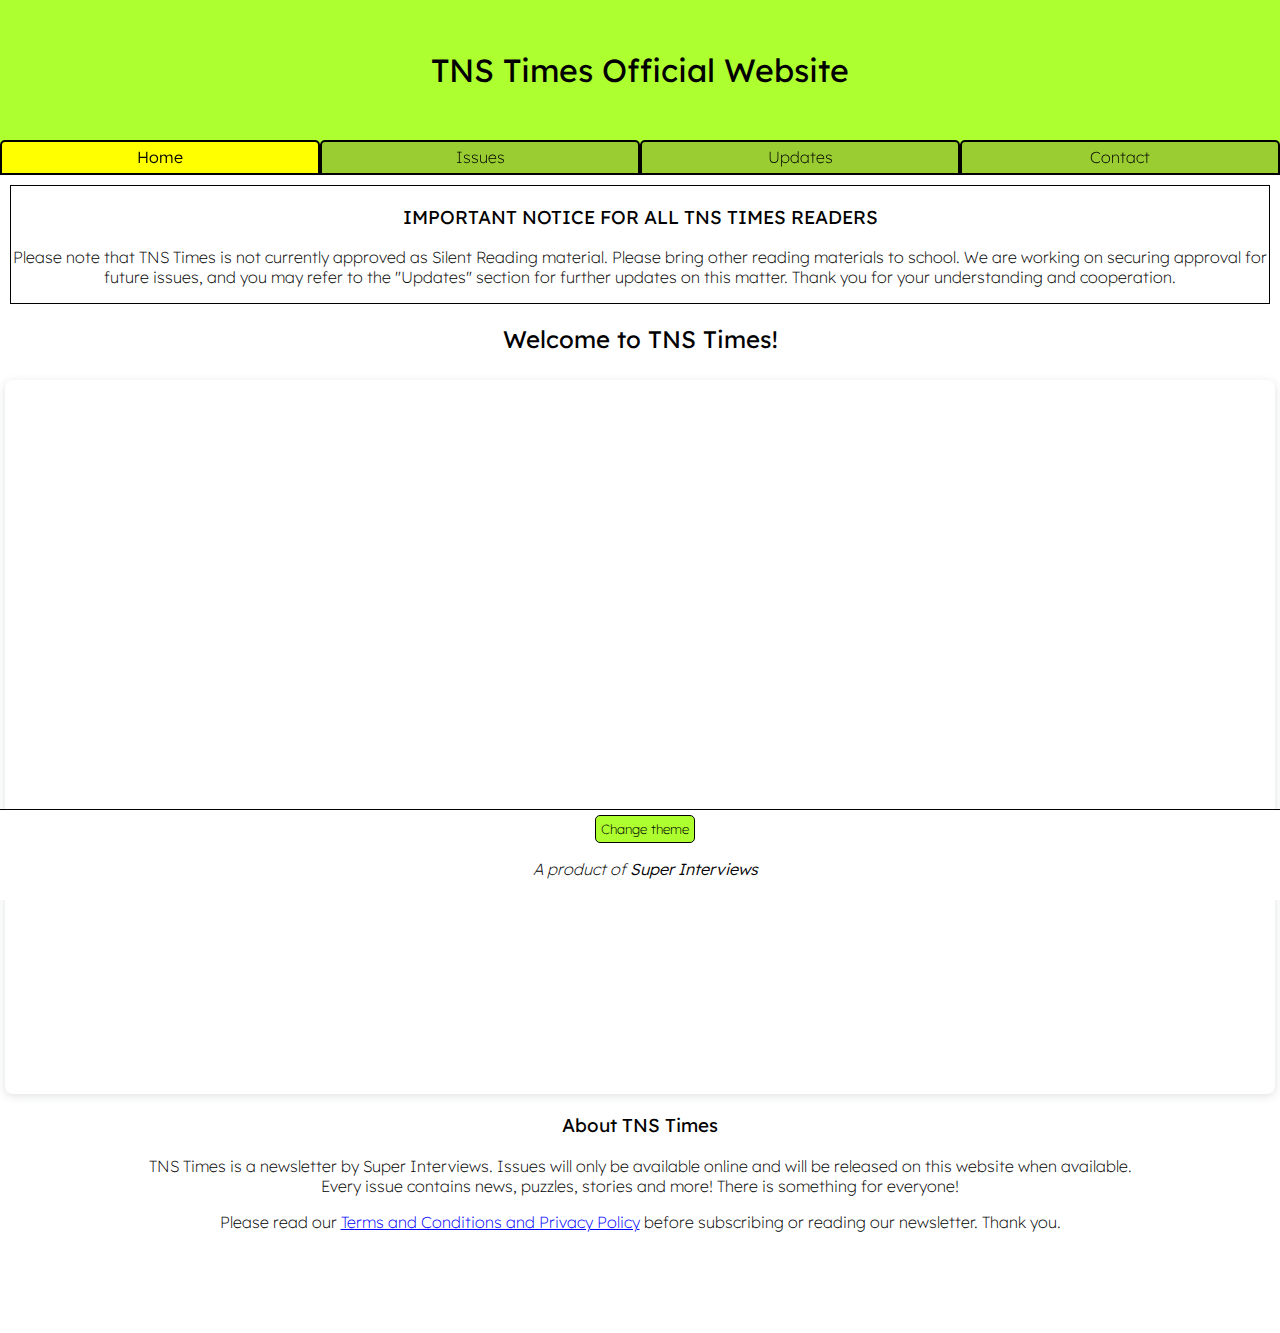
<file: index.html>
<!DOCTYPE html>
<html>
<!--This code was derived from the Super Interviews Website, which is why many classes and id names have "si" included.-->
<head>
	<meta charset="utf-8">
	<meta name="viewport" content="width=device-width">
	<title>TNS Times Official Website</title>
	<link href="style.css" rel="stylesheet" type="text/css" />
	<link rel="icon" type="image/x-icon" href="logo-new.png">
</head>

<body>
	<header id="main-si-header">
		<h1>
			TNS Times Official Website
		</h1>
		<div id="si-tab-holder">
			<si-tab class="active" data-activates="tnst">
				Home
			</si-tab>
			<si-tab data-activates="issues">
				Issues
			</si-tab>
			<si-tab data-activates="updates">
				Updates
			</si-tab>
			<si-tab data-activates="contact">
				Contact
			</si-tab>
		</div>
	</header>
	<section id="main-si-content-section">
		<div class="announcement-top">
			<h3 class="subtitle">IMPORTANT NOTICE FOR ALL TNS TIMES READERS</h3>
			<p>Please note that TNS Times is not currently approved as Silent Reading material. Please bring other reading materials to school. We are working on securing approval for future issues, and you may refer to the "Updates" section for further updates on this matter. Thank you for your understanding and cooperation.</p>
		</div>
		<section id="updates">
			<h2>TNS Times Updates</h2>
			<p>TNS Times Issue 9 is available under the Issues tab from 14 Oct 2024 onwards!</p>
		</section>
		<section id="issues">
			<h2>TNS Times Issues</h2>
			<h3 class="subtitle">IMPORTANT: Issues 1-9 are not approved as Silent Reading material.</h3>
			<h3>2024 Issues</h3>
			<p><a href="/issue/9">Issue 9 (TNS Times eIssue)</a></p>
			<h3>2023 Issues</h3>
			<p><a href="https://drive.google.com/file/d/1ePDz4IKIpyCjQNwrksJ8ycx__i-ChnAq/view?usp=drivesdk">Issue 8</a></p>
			<p><a href="https://drive.google.com/file/u/0/d/1JNHtf5887DCRCAFssjqbTvPOkC53CmAX/view?usp=sharing&pli=1">Issue 7</a></p>
			<p>Issue 6 - cancelled</p>
			<p><a href="https://drive.google.com/file/u/0/d/1teFaEd50YI9hPaZ_8h6WvA3NyM_uOD5h/view?usp=drivesdk&pli=1">Issue 5</a></p>
			<p><a href="https://docs.google.com/document/d/1Dgjdi7jlsk4J0W4SXfY-Pl9qF2l-kCJQVKEAey1fi50/edit">Issue 4</a></p>
			<p><a href="https://docs.google.com/document/d/15gJtOU_KvCVD_JpxVuhmiMxMldhFdV0_uD4n_mCCEHU/edit">Issue 3</a></p>
			<p>Issue 2 - not released</p>
			<p>Issue 1 - e-copy not availible</p>
		</section>
		<section id="tnst">
			<h2>Welcome to TNS Times!</h2>
			<div style="position: relative; width: 100%; height: 0; padding-top: 56.2500%; padding-bottom: 0; box-shadow: 0 2px 8px 0 rgba(63,69,81,0.16); margin-top: 1.6em; margin-bottom: 0.9em; overflow: hidden; border-radius: 8px; will-change: transform;">
				<iframe loading="lazy" style="position: absolute; width: 100%; height: 100%; top: 0; left: 0; border: none; padding: 0;margin: 0;" src="https://www.canva.com/design/DAFz9Wvsgsg/XOtjpdncyMN5bFFYy-8hiw/watch?embed" allowfullscreen="allowfullscreen" allow="fullscreen">
  				</iframe>
			</div>
			<h3>About TNS Times</h3>
			<p>
				TNS Times is a newsletter by Super Interviews. Issues will only be available online and will be released on this website when available.
				<br/>
				Every issue contains news, puzzles, stories and more! There is something for everyone!
			</p>
			<p>
				Please read our <a href="terms.html">Terms and Conditions and Privacy Policy</a> before subscribing or reading our newsletter. Thank you.
			</p>
		</section>
		<section id="contact">
			<h2>Contact TNS Times</h2>
			<p>
				Email: <strong>tnstimes@gmail.com</strong> <em>(please note it might take us up to 3 days to reply)</em>
				<br/>
				If you are unable to reach us by email, you can also approach Xinyuan or Jun Ying in person.
			</p>
		</section>
	</section>
	<footer id="main-footer">
		<p>
			<em>A product of <strong>Super Interviews</strong></em>
		</p>
	</footer>
	
	<script src="script.js"></script>
	
</body>
</html>
</file>
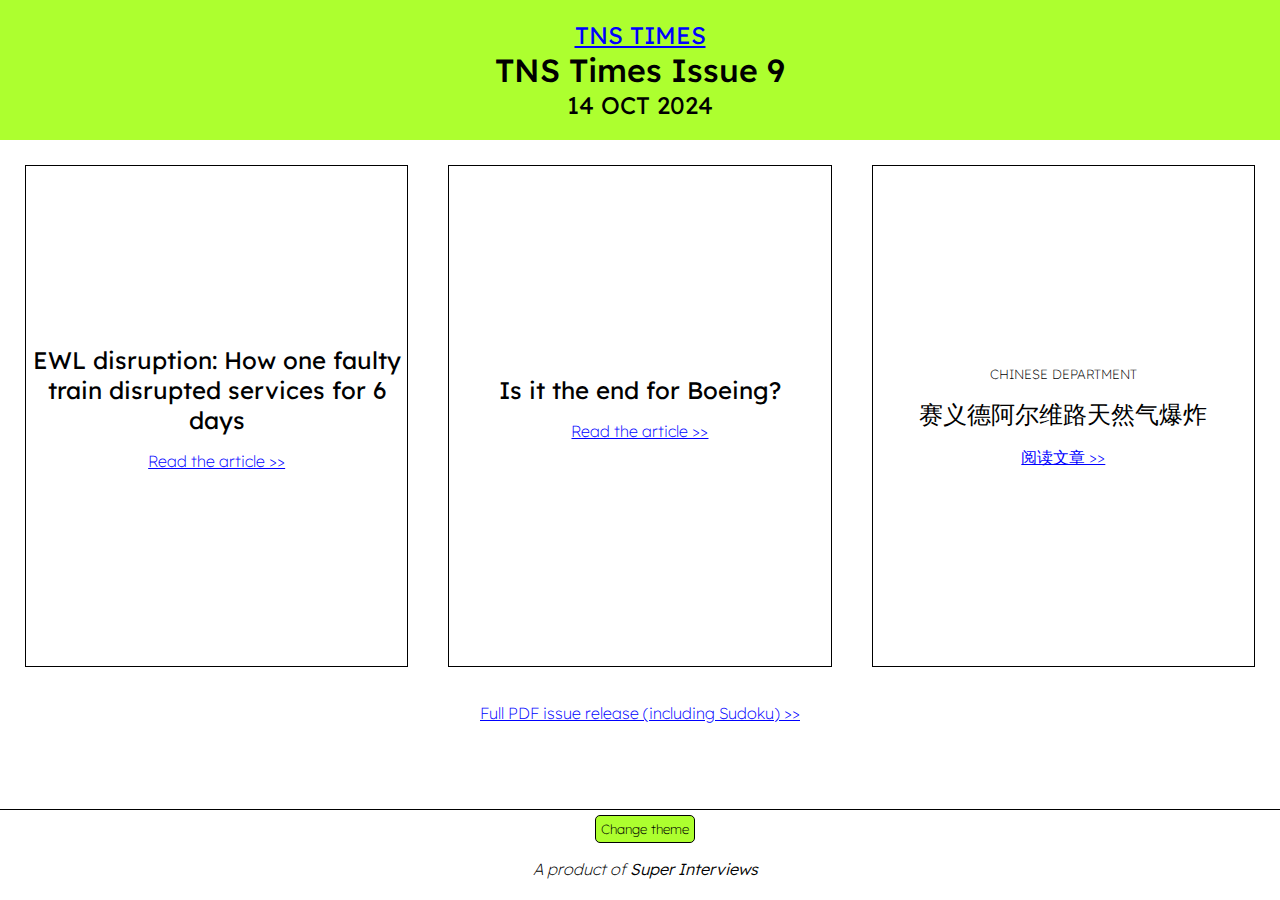
<file: issue/9/index.html>
<!DOCTYPE html>
<html>
<head>
	<meta charset="utf-8">
	<meta name="viewport" content="width=device-width">
	<title>TNS Times Issue 9</title>
	<link href="/style.css" rel="stylesheet" type="text/css" />
	<link rel="icon" type="image/x-icon" href="/logo-new.png">
</head>

<body class="article">
	<header id="main-si-header">
		<h2><a href="/">TNS Times</a></h2>
		<h1 class="title">TNS Times Issue 9</h1>
    <h2 class="subtitle date-label">14 Oct 2024</h2>
	</header>
	<section id="main-si-content-section">
    <div class="issue-container">
      <div>
        <h2>EWL disruption: How one faulty train disrupted services for 6 days</h2>
        <p><a href="/articles/2024/10/ewl-disruption">Read the article &gt;&gt;</a></p>
      </div>
      <div>
        <h2>Is it the end for Boeing?</h2>
        <p><a href="/articles/2024/10/boeing">Read the article &gt;&gt;</a></p>
      </div>
	    <div>
		    <p><small>CHINESE DEPARTMENT</small></p>
		    <h2>赛义德阿尔维路天然气爆炸</h2>
		    <p><a href="/articles/2024/10/chinesedept/explosion-bca">阅读文章 &gt;&gt;</a></p>
	    </div>
    </div>
		<p><a href="/go/iss/9">Full PDF issue release (including Sudoku) &gt;&gt;</a></p>
	</section>
	<footer id="main-footer">
		<p>
			<em>A product of <strong>Super Interviews</strong></em>
		</p>
	</footer>
	
	<script src="/script.js"></script>
	
</body>
</html>
</file>
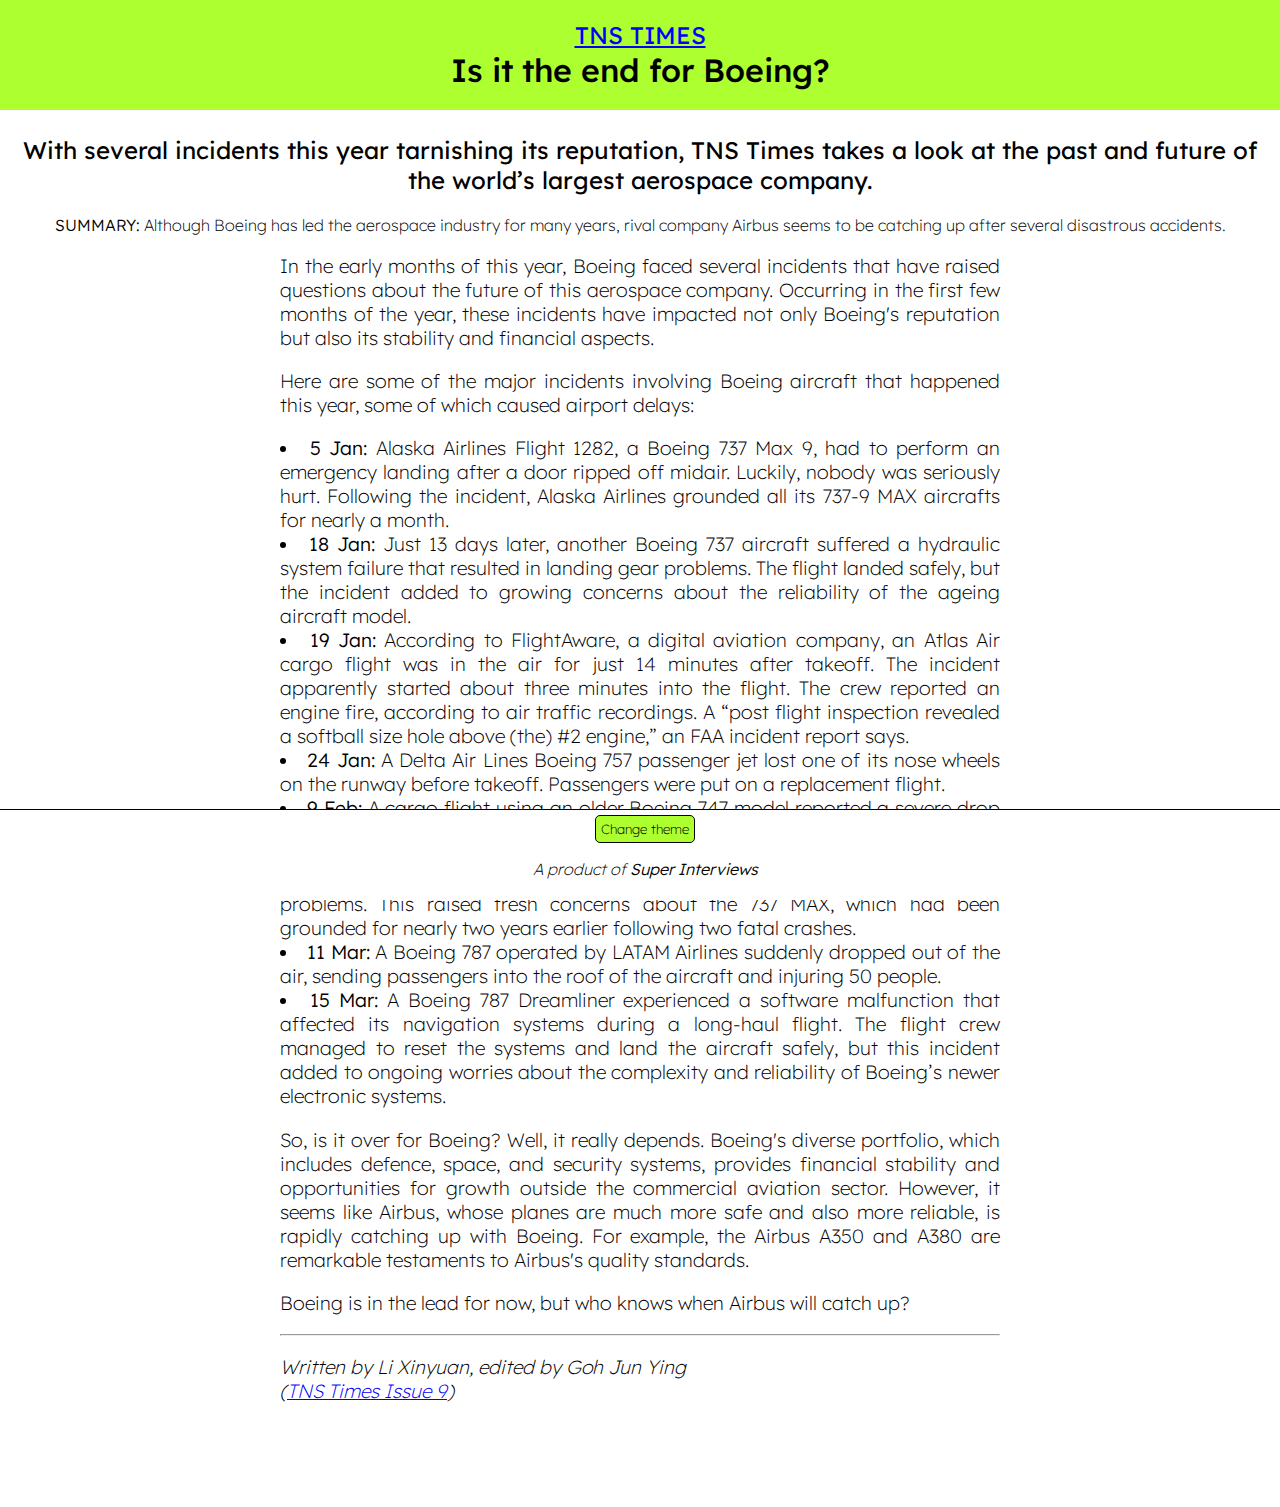
<file: articles/2024/10/boeing/index.html>
<!DOCTYPE html>
<html>
<head>
	<meta charset="utf-8">
	<meta name="viewport" content="width=device-width">
	<title>Is it the end for Boeing? | TNS Times</title>
	<link href="/style.css" rel="stylesheet" type="text/css" />
	<link rel="icon" type="image/x-icon" href="/logo-new.png">
</head>

<body class="article">
	<header id="main-si-header">
		<h2><a href="/">TNS Times</a></h2>
		<h1 class="title">Is it the end for Boeing?</h1>
	</header>
	<section id="main-si-content-section">
		<h2 class="subtitle">With several incidents this year tarnishing its reputation, TNS Times takes a look at the past and future of the world’s largest aerospace company.</h2>
		<p><b>SUMMARY:</b> Although Boeing has led the aerospace industry for many years, rival company Airbus seems to be catching up after several disastrous accidents. </p>
		<div id="article-section">
			<p>
				In the early months of this year, Boeing faced several incidents that have raised questions about the future of this aerospace company. Occurring in the first few months of the year, these incidents have impacted not only Boeing's reputation but also its stability and financial aspects.
      </p>
			<p>
        Here are some of the major incidents involving Boeing aircraft that happened this year, some of which caused airport delays:
      </p>
      <p>
        <ul>
          <li><b>5 Jan:</b> Alaska Airlines Flight 1282, a Boeing 737 Max 9, had to perform an emergency landing after a door ripped off midair. Luckily, nobody was seriously hurt. Following the incident, Alaska Airlines grounded all its 737-9 MAX aircrafts for nearly a month.</li>
          <li><b>18 Jan:</b> Just 13 days later, another Boeing 737 aircraft suffered a hydraulic system failure that resulted in landing gear problems. The flight landed safely, but the incident added to growing concerns about the reliability of the ageing aircraft model.</li>
          <li><b>19 Jan:</b> According to FlightAware, a digital aviation company, an Atlas Air cargo flight was in the air for just 14 minutes after takeoff. The incident apparently started about three minutes into the flight. The crew reported an engine fire, according to air traffic recordings. A “post flight inspection revealed a softball size hole above (the) #2 engine,” an FAA incident report says.</li>
          <li><b>24 Jan:</b> A Delta Air Lines Boeing 757 passenger jet lost one of its nose wheels on the runway before takeoff. Passengers were put on a replacement flight.</li>
          <li><b>9 Feb:</b> A cargo flight using an older Boeing 747 model reported a severe drop in cabin pressure, forcing the aircraft to  descend rapidly before stabilising.</li>
          <li><b>7 Mar:</b> A Boeing 737 MAX, part of a fleet that had recently returned to service after a global grounding, had to make an unscheduled landing due to electrical problems. This raised fresh concerns about the 737 MAX, which had been grounded for nearly two years earlier following two fatal crashes.</li>
          <li><b>11 Mar:</b> A Boeing 787 operated by LATAM Airlines suddenly dropped out of the air, sending passengers into the roof of the aircraft and injuring 50 people.</li>
          <li><b>15 Mar:</b> A Boeing 787 Dreamliner experienced a software malfunction that affected its navigation systems during a long-haul flight. The flight crew managed to reset the systems and land the aircraft safely, but this incident added to ongoing worries about the complexity and reliability of Boeing’s newer electronic systems.</li>
        </ul>
      </p>
      <p>
        So, is it over for Boeing? Well, it really depends. Boeing's diverse portfolio, which includes defence, space, and security systems, provides financial stability and opportunities for growth outside the commercial aviation sector. However, it seems like Airbus, whose planes are much more safe and also more reliable, is rapidly catching up with Boeing. For example, the Airbus A350 and A380 are remarkable testaments to Airbus's quality standards.
      </p>
      <p>
        Boeing is in the lead for now, but who knows when Airbus will catch up?
      </p>
      
			<hr/>

      <p>
        <em>Written by Li Xinyuan, edited by Goh Jun Ying</em>
        <br/>
        <em>(<a href="/issue/9">TNS Times Issue 9</a>)</em>
      </p>
		</div>
	</section>
	<footer id="main-footer">
		<p>
			<em>A product of <strong>Super Interviews</strong></em>
		</p>
	</footer>
	
	<script src="/script.js"></script>
	
</body>
</html>
</file>
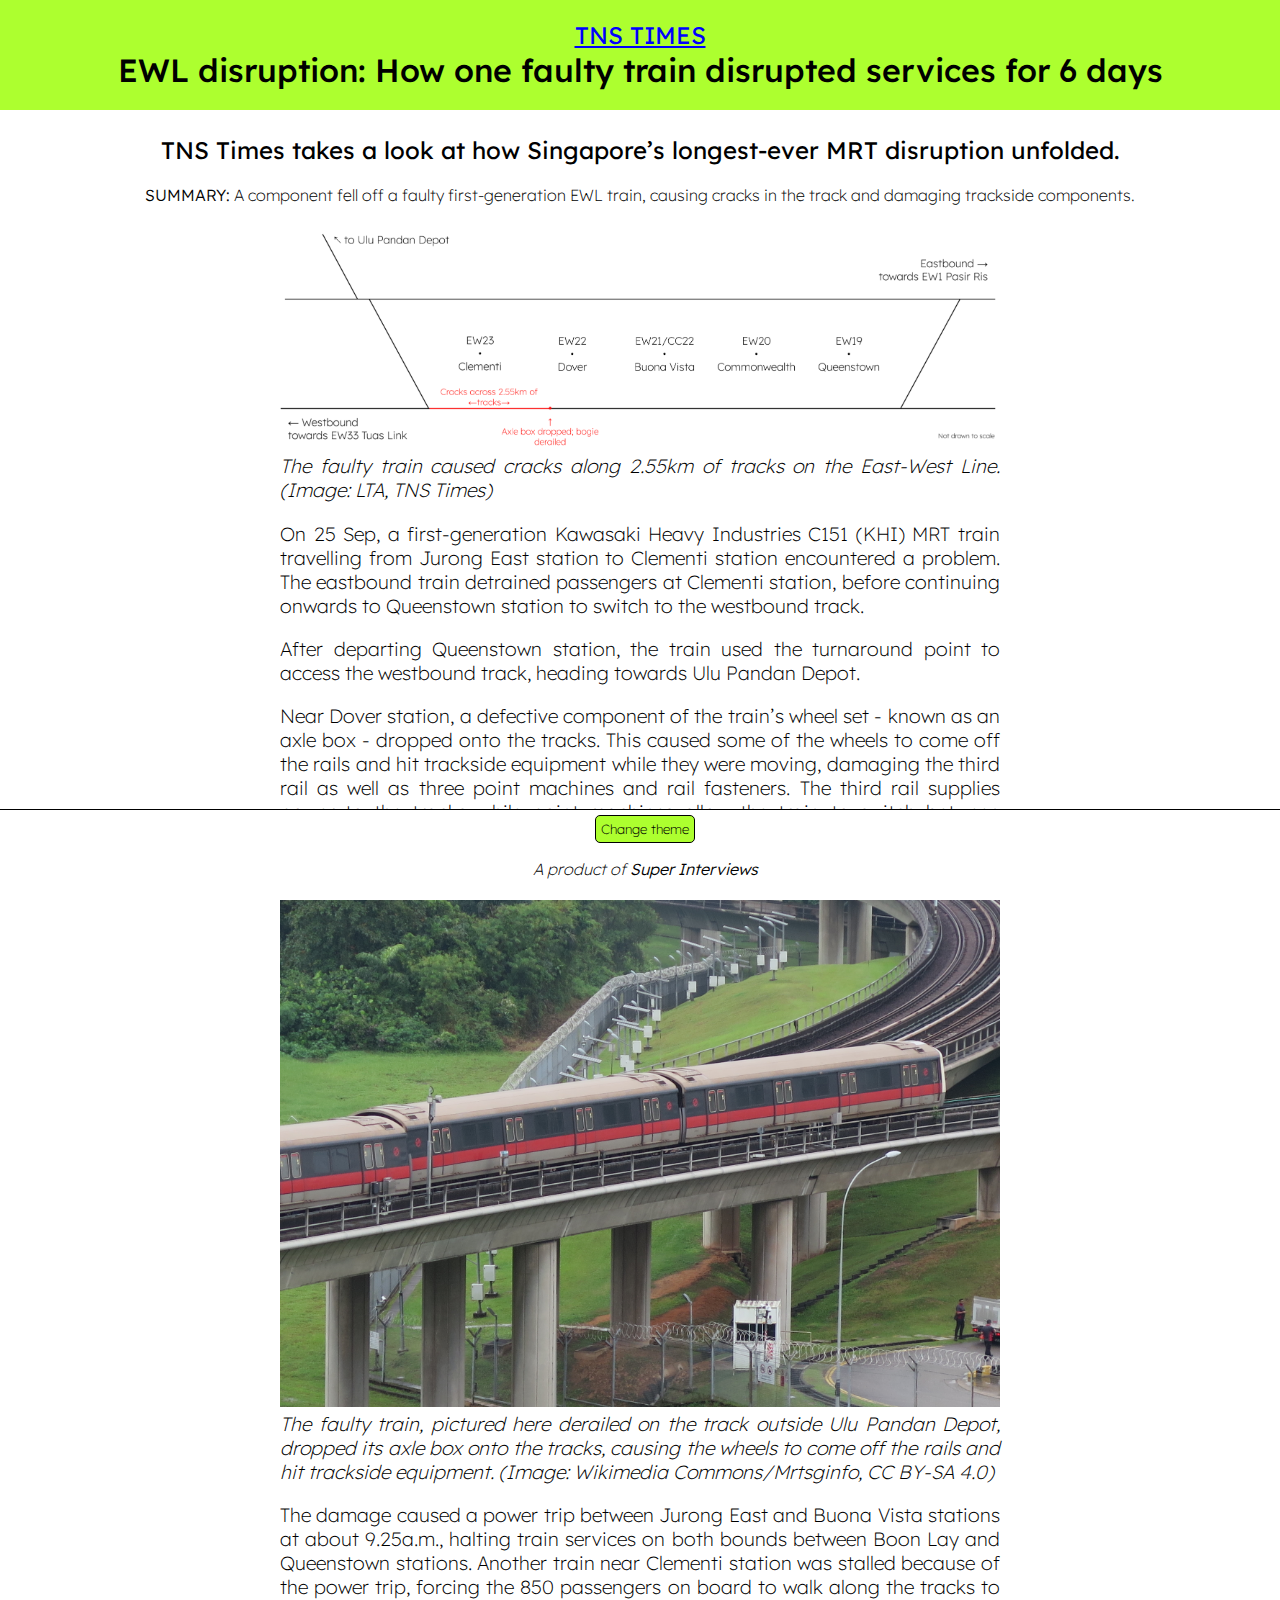
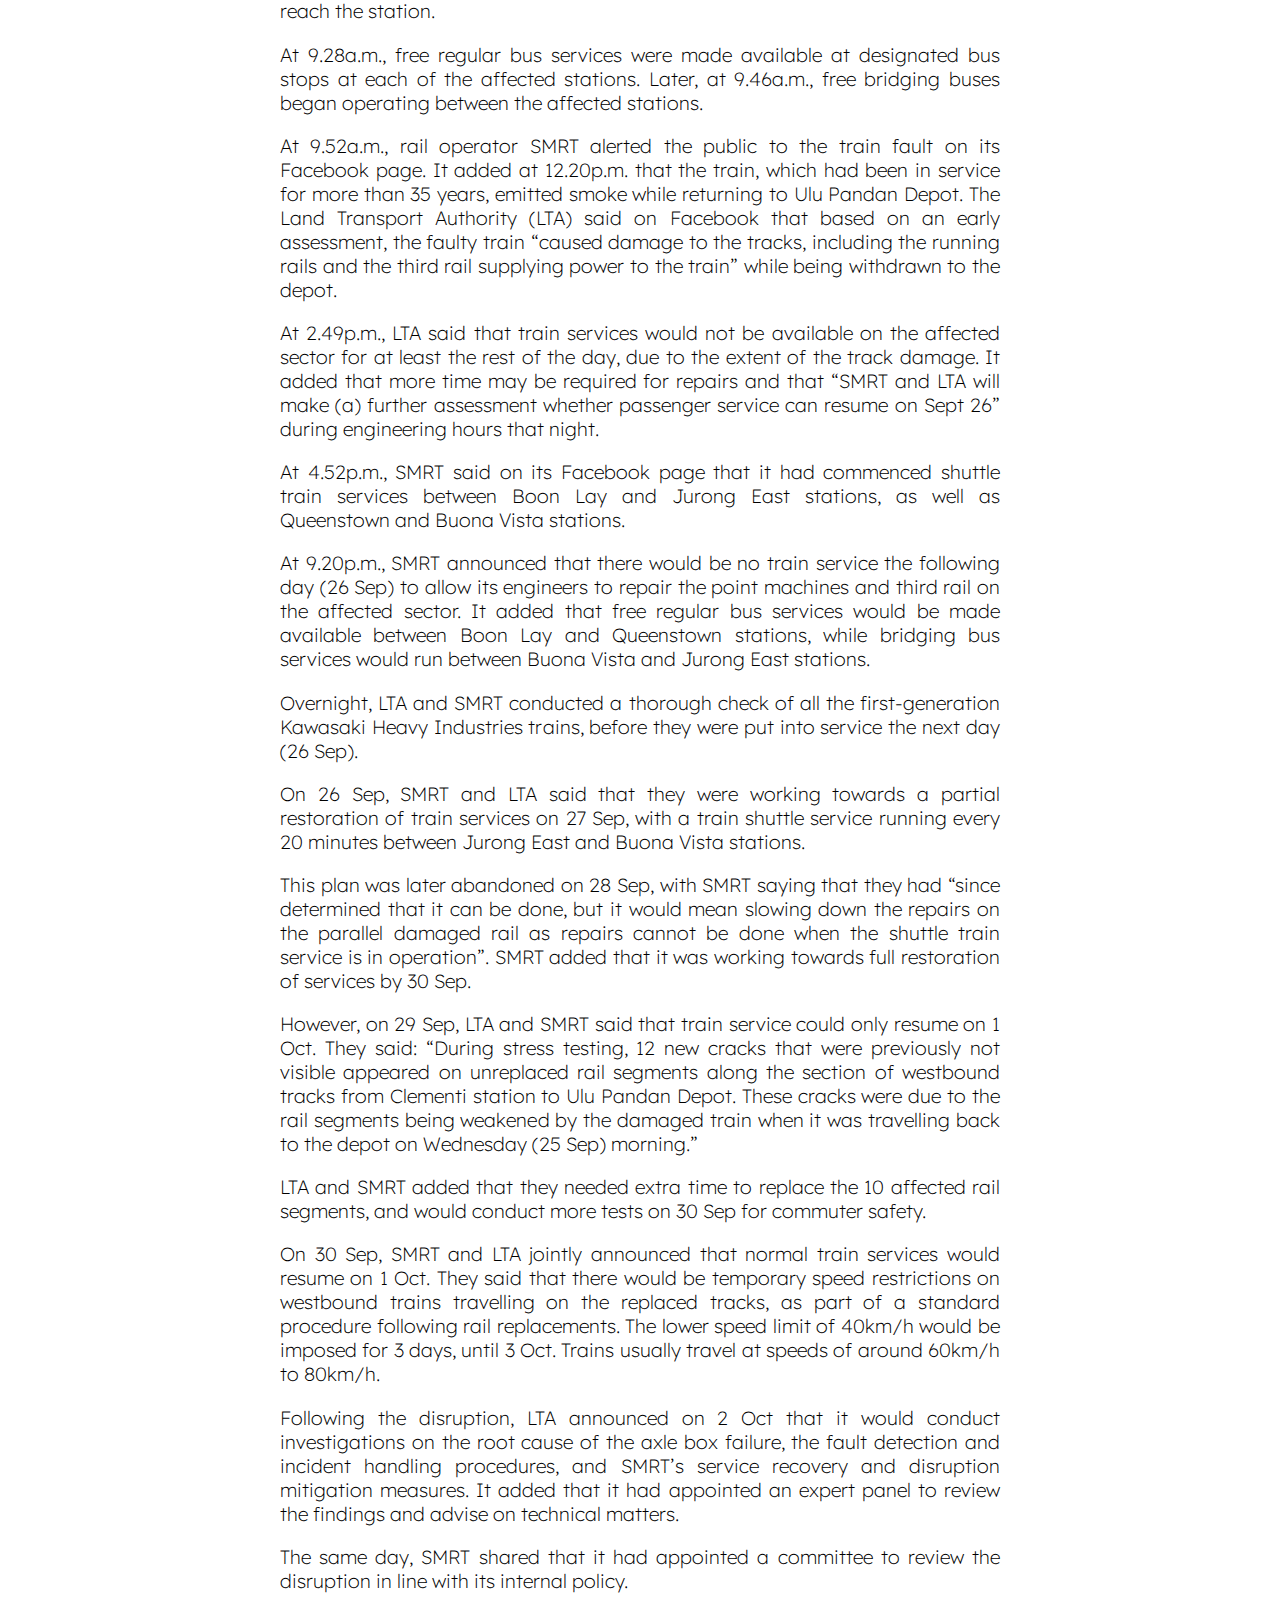
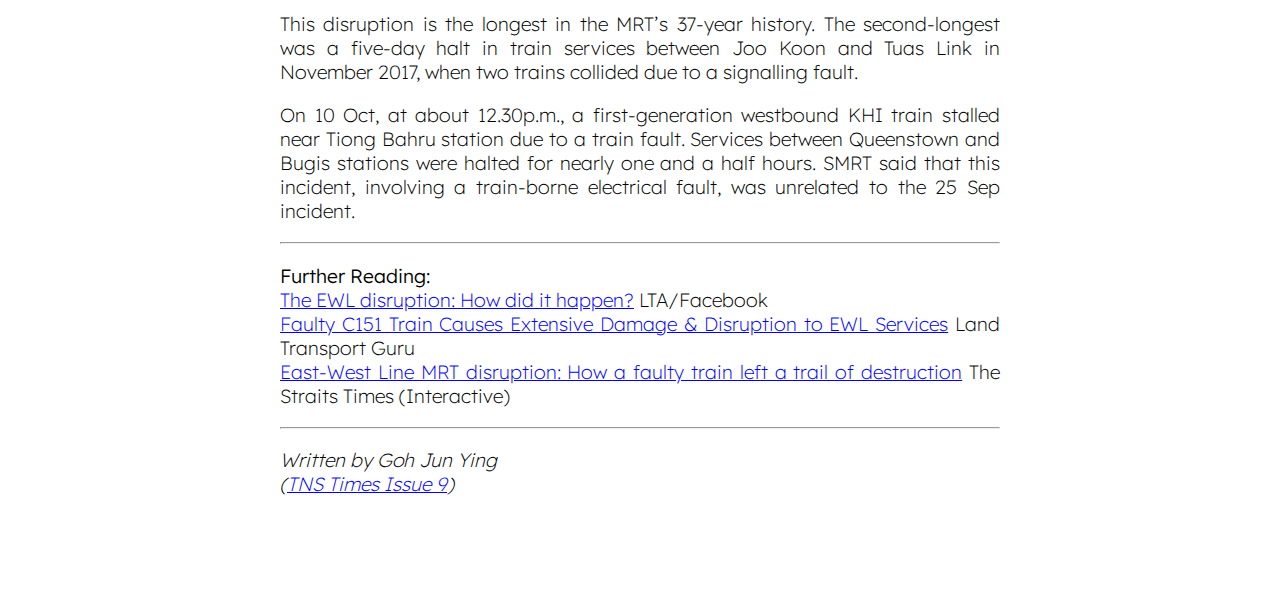
<file: articles/2024/10/ewl-disruption/index.html>
<!DOCTYPE html>
<html>
<head>
	<meta charset="utf-8">
	<meta name="viewport" content="width=device-width">
	<title>EWL disruption: How one faulty train disrupted services for 6 days | TNS Times</title>
	<link href="/style.css" rel="stylesheet" type="text/css" />
	<link rel="icon" type="image/x-icon" href="/logo-new.png">
</head>

<body class="article">
	<header id="main-si-header">
		<h2><a href="/">TNS Times</a></h2>
		<h1 class="title">EWL disruption: How one faulty train disrupted services for 6 days</h1>
	</header>
	<section id="main-si-content-section">
		<h2 class="subtitle">TNS Times takes a look at how Singapore’s longest-ever MRT disruption unfolded.</h2>
		<p><b>SUMMARY:</b> A component fell off a faulty first-generation EWL train, causing cracks in the track and damaging trackside components. </p>
		<div id="article-section">
			<p class="image-container">
				<img src="./track-diagram-original.png"/>
				<br/>
				<span class="image-caption">The faulty train caused cracks along 2.55km of tracks on the East-West Line. (Image: LTA, TNS Times)</span>
			</p>
			<p>
				On 25 Sep, a first-generation Kawasaki Heavy Industries C151 (KHI) MRT train travelling from Jurong East station to Clementi station encountered a problem. The eastbound train detrained passengers at Clementi station, before continuing onwards to Queenstown station to switch to the westbound track. 
			</p>
			<p>
				After departing Queenstown station, the train used the turnaround point to access the westbound track, heading towards Ulu Pandan Depot.
			</p>
			<p>
				Near Dover station, a defective component of the train’s wheel set - known as an axle box - dropped onto the tracks. This caused some of the wheels to come off the rails and hit trackside equipment while they were moving, damaging the third rail as well as three point machines and rail fasteners. The third rail supplies power to the tracks while point machines allow the train to switch between different tracks. The train eventually stopped moving near Ulu Pandan Depot.
			</p>
			<p class="image-container">
				<img src="./c151-train-wikimedia.jpg"/>
				<br/>
				<span class="image-caption">The faulty train, pictured here derailed on the track outside Ulu Pandan Depot, dropped its axle box onto the tracks, causing the wheels to come off the rails and hit trackside equipment. (Image: Wikimedia Commons/Mrtsginfo, CC BY-SA 4.0)</span>
			</p>
			<p>
				The damage caused a power trip between Jurong East and Buona Vista stations at about 9.25a.m., halting train services on both bounds between Boon Lay and Queenstown stations. Another train near Clementi station was stalled because of the power trip, forcing the 850 passengers on board to walk along the tracks to reach the station.
			</p>
			<p>
        			At 9.28a.m., free regular bus services were made available at designated bus stops at each of the affected stations. Later, at 9.46a.m., free bridging buses began operating between the affected stations.
      			</p>
			<p>
        			At 9.52a.m., rail operator SMRT alerted the public to the train fault on its Facebook page. It added at 12.20p.m. that the train, which had been in service for more than 35 years, emitted smoke while returning to Ulu Pandan Depot. The Land Transport Authority (LTA) said on Facebook that based on an early assessment, the faulty train “caused damage to the tracks, including the running rails and the third rail supplying power to the train” while being withdrawn to the depot.
      			</p>
			<p>
				At 2.49p.m., LTA said that train services would not be available on the affected sector for at least the rest of the day, due to the extent of the track damage. It added that more time may be required for repairs and that “SMRT and LTA will make (a) further assessment whether passenger service can resume on Sept 26” during engineering hours that night.
      			</p>
			<p>
        			At 4.52p.m., SMRT said on its Facebook page that it had commenced shuttle train services between Boon Lay and Jurong East stations, as well as Queenstown and Buona Vista stations.
      			</p>
			<p>
        			At 9.20p.m., SMRT announced that there would be no train service the following day (26 Sep) to allow its engineers to repair the point machines and third rail on the affected sector. It added that free regular bus services would be made available between Boon Lay and Queenstown stations, while bridging bus services would run between Buona Vista and Jurong East stations.
      			</p>
			<p>
        			Overnight, LTA and SMRT conducted a thorough check of all the first-generation Kawasaki Heavy Industries trains, before they were put into service the next day (26 Sep).
      			</p>
			<p>
        			On 26 Sep, SMRT and LTA said that they were working towards a partial restoration of train services on 27 Sep, with a train shuttle service running every 20 minutes between Jurong East and Buona Vista stations.
      			</p>
			<p>
        			This plan was later abandoned on 28 Sep, with SMRT saying that they had “since determined that it can be done, but it would mean slowing down the repairs on the parallel damaged rail as repairs cannot be done when the shuttle train service is in operation”. SMRT added that it was working towards full restoration of services by 30 Sep.
      			</p>
			<p>
        			However, on 29 Sep, LTA and SMRT said that train service could only resume on 1 Oct. They said: “During stress testing, 12 new cracks that were previously not visible appeared on unreplaced rail segments along the section of westbound tracks from Clementi station to Ulu Pandan Depot. These cracks were due to the rail segments being weakened by the damaged train when it was travelling back to the depot on Wednesday (25 Sep) morning.”
      			</p>
			<p>
        			LTA and SMRT added that they needed extra time to replace the 10 affected rail segments, and would conduct more tests on 30 Sep for commuter safety.
      			</p>
			<p>
        			On 30 Sep, SMRT and LTA jointly announced that normal train services would resume on 1 Oct. They said that there would be temporary speed restrictions on westbound trains travelling on the replaced tracks, as part of a standard procedure following rail replacements. The lower speed limit of 40km/h would be imposed for 3 days, until 3 Oct. Trains usually travel at speeds of around 60km/h to 80km/h.  
      			</p>
			<p>
        			Following the disruption, LTA announced on 2 Oct that it would conduct investigations on the root cause of the axle box failure, the fault detection and incident handling procedures, and SMRT’s service recovery and disruption mitigation measures. It added that it had appointed an expert panel to review the findings and advise on technical matters.
     			</p>
			<p>
        			The same day, SMRT shared that it had appointed a committee to review the disruption in line with its internal policy.
      			</p>
			<p>
        			This disruption is the longest in the MRT’s 37-year history. The second-longest was a five-day halt in train services between Joo Koon and Tuas Link in November 2017, when two trains collided due to a signalling fault.
      			</p>
			<p>
				On 10 Oct, at about 12.30p.m., a first-generation westbound KHI train stalled near Tiong Bahru station due to a train fault. Services between Queenstown and Bugis stations were halted for nearly one and a half hours. SMRT said that this incident, involving a train-borne electrical fault, was unrelated to the 25 Sep incident.
			</p>
			
			<hr/>
			
			<p>
				<b>Further Reading:</b><br/>
        			<a href="https://www.facebook.com/WeKeepYourWorldMoving/videos/1304061327633763" target="_blank">The EWL disruption: How did it happen?</a> LTA/Facebook<br/>
			        <a href="https://landtransportguru.net/ewl-disruption-sep24/" target="_blank">Faulty C151 Train Causes Extensive Damage & Disruption to EWL Services</a> Land Transport Guru<br/>
			        <a href="https://www.straitstimes.com/multimedia/graphics/2024/09/ewl-train-breakdown/index.html?shell" target="_blank">East-West Line MRT disruption: How a faulty train left a trail of destruction</a> The Straits Times (Interactive)
      			</p>

      			<hr/>

      			<p>
        			<em>Written by Goh Jun Ying</em>
        			<br/>
        			<em>(<a href="/issue/9">TNS Times Issue 9</a>)</em>
      			</p>
		</div>
	</section>
	<footer id="main-footer">
		<p>
			<em>A product of <strong>Super Interviews</strong></em>
		</p>
	</footer>
	
	<script src="/script.js"></script>
	
</body>
</html>
</file>
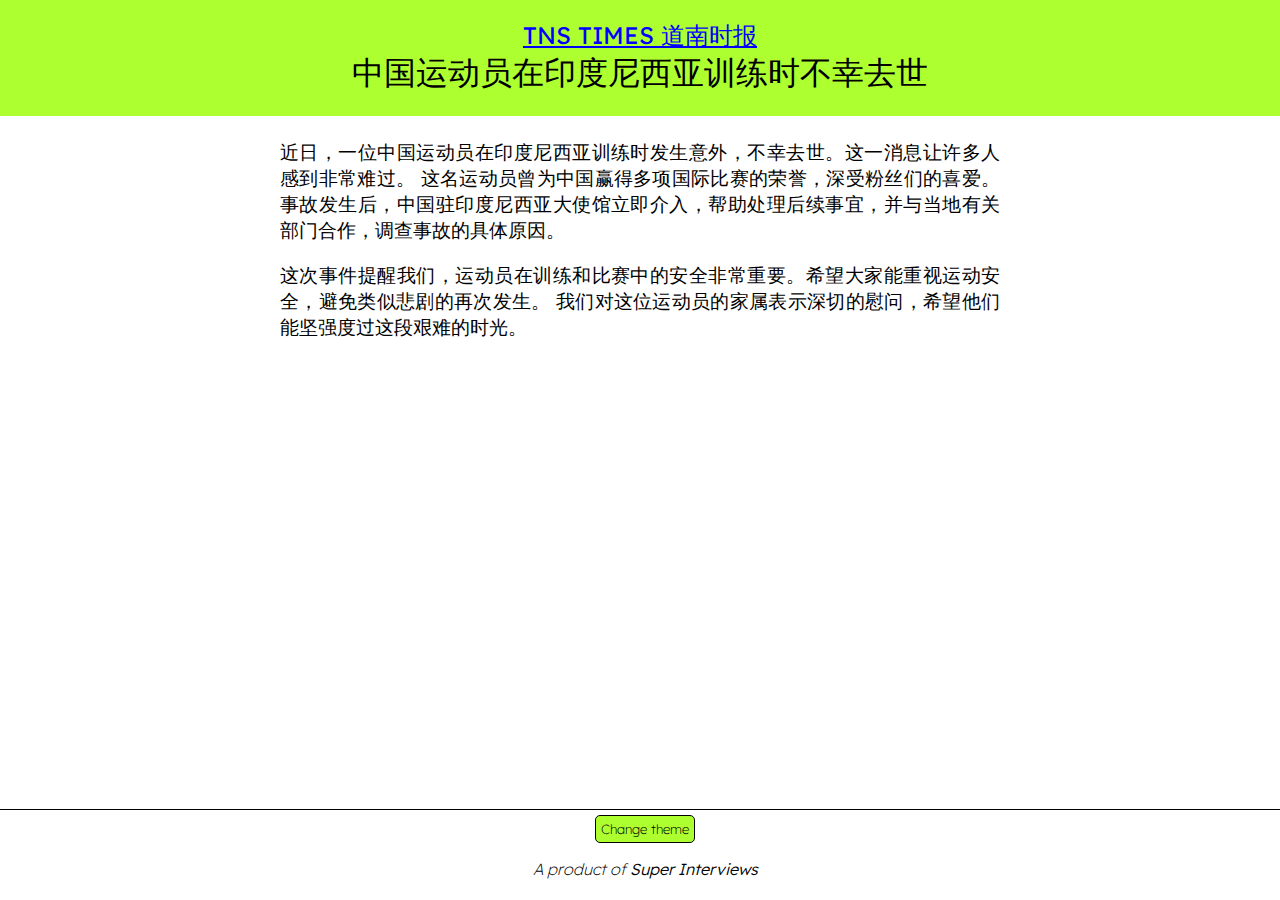
<file: articles/2024/07/chinesedept/china-athlete-indonesia-accident-die/index.html>
<!DOCTYPE html>
<html>
<head>
	<meta charset="utf-8">
	<meta name="viewport" content="width=device-width">
	<title>中国运动员在印度尼西亚训练时不幸去世 | TNS Times 道南时报</title>
	<link href="/style.css" rel="stylesheet" type="text/css" />
	<link rel="icon" type="image/x-icon" href="/logo-new.png">
</head>

<body class="article">
	<header id="main-si-header">
		<h2><a href="/">TNS Times 道南时报</a></h2>
		<h1>中国运动员在印度尼西亚训练时不幸去世</h1>
	</header>
	<section id="main-si-content-section">
		<div id="article-section">
			<p>
				近日，一位中国运动员在印度尼西亚训练时发生意外，不幸去世。这一消息让许多人感到非常难过。 这名运动员曾为中国赢得多项国际比赛的荣誉，深受粉丝们的喜爱。事故发生后，中国驻印度尼西亚大使馆立即介入，帮助处理后续事宜，并与当地有关部门合作，调查事故的具体原因。 
			</p>
			<p>
				这次事件提醒我们，运动员在训练和比赛中的安全非常重要。希望大家能重视运动安全，避免类似悲剧的再次发生。 我们对这位运动员的家属表示深切的慰问，希望他们能坚强度过这段艰难的时光。
			</p>
		</div>
	</section>
	<footer id="main-footer">
		<p>
			<em>A product of <strong>Super Interviews</strong></em>
		</p>
	</footer>
	
	<script src="/script.js"></script>
	
</body>
</html>
</file>
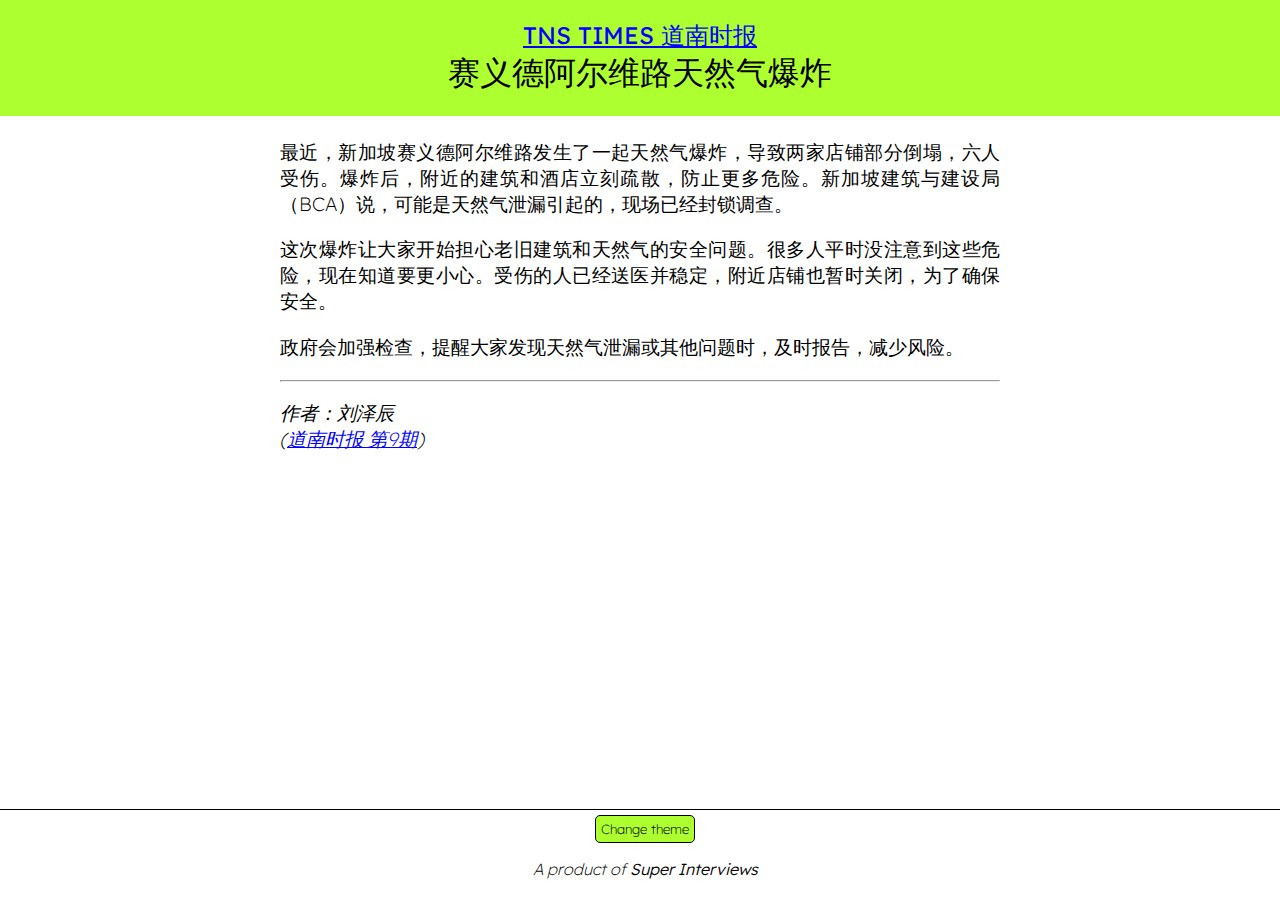
<file: articles/2024/10/chinesedept/explosion-bca/index.html>
<!DOCTYPE html>
<html>
<head>
	<meta charset="utf-8">
	<meta name="viewport" content="width=device-width">
	<title>赛义德阿尔维路天然气爆炸 | TNS Times 道南时报</title>
	<link href="/style.css" rel="stylesheet" type="text/css" />
	<link rel="icon" type="image/x-icon" href="/logo-new.png">
</head>

<body class="article">
	<header id="main-si-header">
		<h2><a href="/">TNS Times 道南时报</a></h2>
		<h1 class="title">赛义德阿尔维路天然气爆炸</h1>
	</header>
	<section id="main-si-content-section">
		<div id="article-section">
			<p>
				最近，新加坡赛义德阿尔维路发生了一起天然气爆炸，导致两家店铺部分倒塌，六人受伤。爆炸后，附近的建筑和酒店立刻疏散，防止更多危险。新加坡建筑与建设局（BCA）说，可能是天然气泄漏引起的，现场已经封锁调查。
      </p>
			<p>
        这次爆炸让大家开始担心老旧建筑和天然气的安全问题。很多人平时没注意到这些危险，现在知道要更小心。受伤的人已经送医并稳定，附近店铺也暂时关闭，为了确保安全。
      </p>
      <p>
        政府会加强检查，提醒大家发现天然气泄漏或其他问题时，及时报告，减少风险。
      </p>
      
			<hr/>

      <p>
        <em>作者：刘泽辰</em>
        <br/>
        <em>(<a href="/issue/9">道南时报 第9期</a>)</em>
      </p>
		</div>
	</section>
	<footer id="main-footer">
		<p>
			<em>A product of <strong>Super Interviews</strong></em>
		</p>
	</footer>
	
	<script src="/script.js"></script>
	
</body>
</html>
</file>
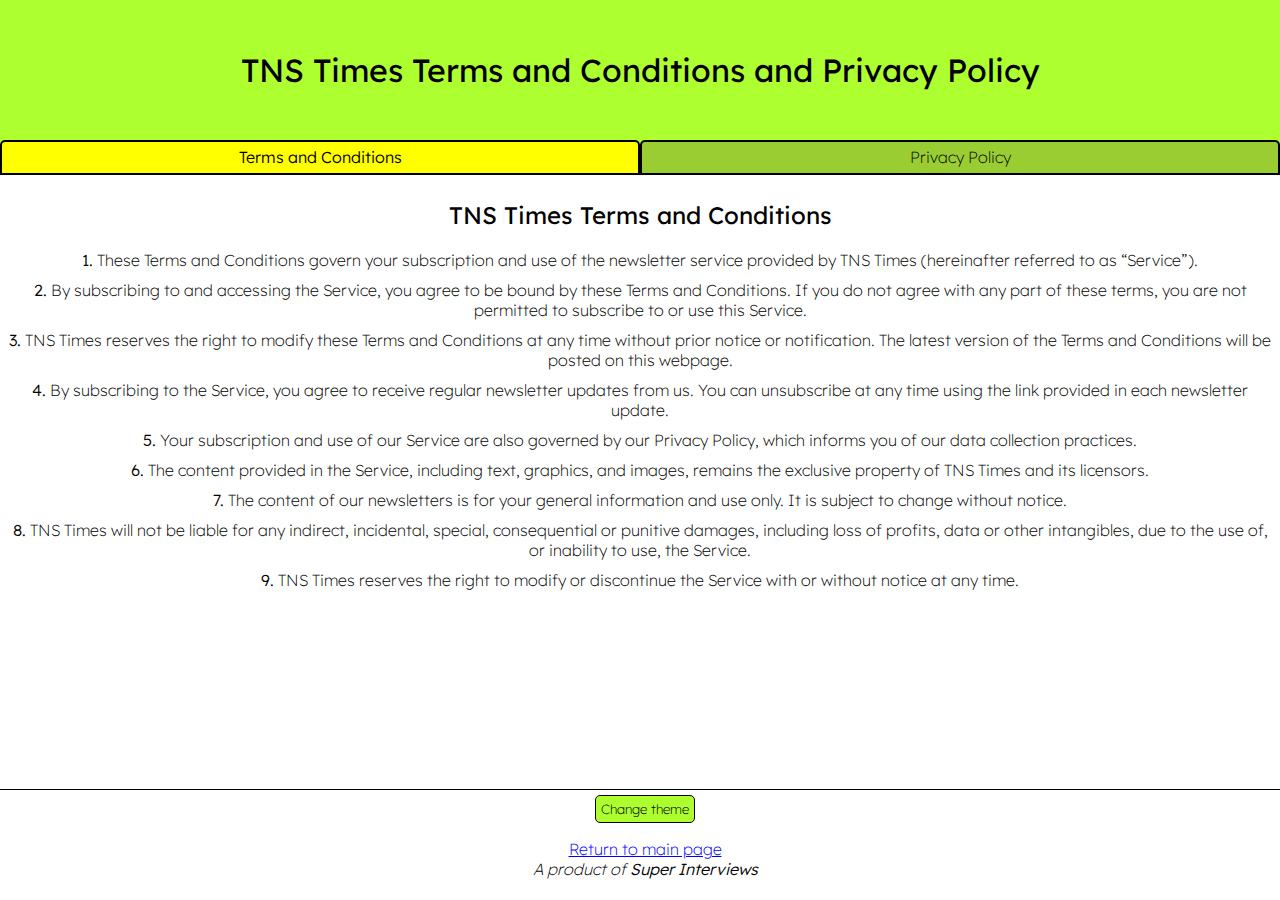
<file: terms.html>
<!DOCTYPE html>
<html>
<!--This code was derived from the Super Interviews Website, which is why many classes and id names have "si" included.-->
<head>
	<meta charset="utf-8">
	<meta name="viewport" content="width=device-width">
	<title>TNS Times Terms and Conditions and Privacy Policy</title>
	<link href="style.css" rel="stylesheet" type="text/css" />
	<link rel="icon" type="image/x-icon" href="tns-times-logo.png">
</head>

<body>
	<header id="main-si-header">
		<h1>
			TNS Times Terms and Conditions and Privacy Policy
		</h1>
		<div id="si-tab-holder">
			<si-tab class="active" data-activates="terms">
				Terms and Conditions
			</si-tab>
			<si-tab data-activates="priv">
				Privacy Policy
			</si-tab>
		</div>
	</header>
	<section id="main-si-content-section">
		<section id="terms">
			<h2>TNS Times Terms and Conditions</h2>
			<p>
				<ol>
					<li>These Terms and Conditions govern your subscription and use of the newsletter service provided by TNS Times (hereinafter referred to as “Service”).</li>
					<li>By subscribing to and accessing the Service, you agree to be bound by these Terms and Conditions. If you do not agree with any part of these terms, you are not permitted to subscribe to or use this Service.</li>
					<li>TNS Times reserves the right to modify these Terms and Conditions at any time without prior notice or notification. The latest version of the Terms and Conditions will be posted on this webpage.</li>
					<li>By subscribing to the Service, you agree to receive regular newsletter updates from us. You can unsubscribe at any time using the link provided in each newsletter update.</li>
					<li>Your subscription and use of our Service are also governed by our Privacy Policy, which informs you of our data collection practices.</li>
					<li>The content provided in the Service, including text, graphics, and images, remains the exclusive property of TNS Times and its licensors.</li>
					<li>The content of our newsletters is for your general information and use only. It is subject to change without notice.</li>
					<li>TNS Times will not be liable for any indirect, incidental, special, consequential or punitive damages, including loss of profits, data or other intangibles, due to the use of, or inability to use, the Service.</li>
					<li>TNS Times reserves the right to modify or discontinue the Service with or without notice at any time.</li>
				</ol>
			</p>
		</section>
		<section id="priv">
			<h2>TNS Times Privacy Policy</h2>
			<p>
				<ol>
					<li>This privacy policy (“Policy”) describes how TNS Times, accessible from our website, collects, uses, and shares personal information of consumer users of this website (the “Service”).</li>
					<li>Personal Information: This may include your name, email address, and other contact details when you subscribe to our newsletter.</li>
					<li>Usage Data: We may also collect information on how the Service is accessed and used, including but not limited to your browser type, the pages of our Service that you visit, the time and date of your visit, the time spent on those pages, and other diagnostic data for our purposes, which may include but are not limited to the following purposes:<br/>
						<ol>
							<li>To provide and maintain our Service.</li>
							<li>To notify you about changes to our Service.</li>
							<li>To allow you to participate in interactive features of our Service when you choose to do so.</li>
							<li>To provide customer support.</li>
							<li>To gather analysis or valuable information so that we can improve our Service.</li>
							<li>To monitor the usage of our Service.</li>
							<li>To detect, prevent and address technical issues.</li>
						</ol>
					</li>
					<li>We do not sell, trade, or rent users' personal identification information to others.
					<li>We may share generic aggregated demographic information not linked to any personal identification information regarding visitors and users with our business partners, trusted affiliates, and advertisers for the purposes outlined above in clause (3).
					<li>You have the right to access, update or to delete the information we have on you.
					<li>You have the right to opt out of any future contacts from us at any time.
					<li>Our Service may contain links to other sites. If you click on a third-party link or a <a href="/go">tnstimes go</a> link leading to a third-party site, you will be directed to that site. Note that these external sites are not operated by us and we are not responsible in any way for the content of said sites. We strongly advise you to review the Privacy Policy of these sites before usage.
					<li>TNS Times reserves the right to update our Privacy Policy at any time without prior notice. We will notify you of any changes by posting the new Privacy Policy on this page.</li>

				</ol>
			</p>
		</section>
	</section>
	<footer id="main-footer">
		<p>
			<a href="/">Return to main page</a>
			<br/>
			<em>A product of <strong>Super Interviews</strong></em>
		</p>
	</footer>
	
	<script src="script.js"></script>
	
</body>
</html>
</file>
<file: style.css>
@import url('https://fonts.googleapis.com/css2?family=Lexend:wght@100..900&display=swap');

:root {
	--light-theme: #adff2f;
	--dark-theme: #9acd32;
	--accent-theme: #ffff00;

	--font-family: "Lexend", sans-serif;
	--body-font-weight: 200; /* Extra Light */
	--bold-font-weight: 300; /* Light */
	--h3-font-weight: 400; /* Regular */
	--h2-font-weight: 400; /* Regular */
	--h1-font-weight: 400; /* Regular */
	--subtitle-font-weight: 400; /* Regular */
	--title-font-weight: 500; /* Medium */

	--main-font-color: black;
}

/*Themes */
body.bluetheme {
	--light-theme: #00eeff;
	--dark-theme: #0088ff;
	--accent-theme: #adff2f;
}

body.redtheme {
	--light-theme: #fc8e86;
	--dark-theme: #eb4034;
	--accent-theme: #f59f16;
}

/* Set Fonts */

body, button, input {
	font-family: var(--font-family);
	font-optical-sizing: auto;
	font-weight: var(--body-font-weight);
	text-align: center;
	color: var(--main-font-color);
}

strong, b {
	font-weight: var(--bold-font-weight);
}

h3 {
	font-weight: var(--h3-font-weight);
}

h2 {
	font-weight: var(--h2-font-weight);
}

h1 {
	font-weight: var(--h1-font-weight);
}

.subtitle {
	font-weight: var(--subtitle-font-weight);
}

.title {
	font-weight: var(--title-font-weight);
}

body {
	padding: 0 !important;
	margin: 0 !important;
	position: relative;
	overflow: auto;
}

a {
	color: blue;
}

body > header#main-si-header {
	width: 100%;
	background-color: var(--light-theme);
	position: relative;
}


body > header#main-si-header > h1 {
	padding-top: 50px;
	padding-bottom: 50px;
	margin: 0;
}

body.article > header#main-si-header > h2 { /* articles */
	margin: 0;
	text-transform: uppercase;
}

body.article > header#main-si-header > h2 + h1 { /* articles */
	margin: 0;
	padding: 0;
}

body.article > header#main-si-header { /* articles */
	padding: 20px;
	box-sizing: border-box;
}

body > header#main-si-header > #si-tab-holder {
	width: 100%;
	display: flex;
	flex-direction: row;
	flex-wrap: wrap;
	justify-content: flex-start;
	align-items: flex-end;
	align-content: flex-end;
	position: sticky;
	top: 28px;
	background-color: transparent;
}

#si-tab-holder > si-tab {
	background-color: var(--dark-theme);
	border-top-left-radius: 5px;
	border-top-right-radius: 5px;
	border: 2px double black;
	width: 100px;
	padding: 5px;
	flex: 1 1 0;
	box-sizing: content-box;
	min-height: 21px;
	height: 100%;
	cursor: pointer;
}


#si-tab-holder > si-tab.active {
	background-color: var(--accent-theme);
	font-weight: var(--bold-font-weight);
	cursor: default;
}

#si-tab-holder > si-tab:not(.active):hover {
	background-color: var(--light-theme);
}

#main-si-content-section {
	box-sizing: border-box;
	width: 100%;
	padding: 5px;
}

#main-si-content-section > .issue-container { /* issues */
	display: flex;
	flex-flow: row wrap;
	justify-content: space-evenly;
	align-items: stretch;
	align-content: stretch;
}

.issue-container > div { /* issue */
	border: 1px solid black;
	height: 500px;
	flex: 1 1 0;
	margin: 20px;

	display: flex;
	flex-flow: column nowrap;
	justify-content: center;
	align-items: center;
	align-content: center;
}

.issue-container > div > h2 { /* issue */
	margin: 0;
}

#main-si-content-section > div#article-section { /* articles */
	width: min(720px, 100%);
	font-size: 1.2rem;
	margin: 0 auto;
	
	text-align: justify;
}

div#article-section > p.image-container .image-caption {
	font-style: italic;
}

div#article-section > p.image-container img {
	width: 100%;
	max-width: 100%;
	height: auto;
}

#main-si-content-section > section[id] {
	display: none;
}

#main-si-content-section > section[id].active {
	display: block;
}

#main-si-content-section > section[id] > :is(h1, h2, h3, h4, h5, h6, header) {
	text-align: center;
}

#main-si-content-section > section[id] {
	text-align: center;
}

#main-si-content-section > .announcement-top {
	width: calc(100% - 10px);
	box-sizing: border-box;
	border: 1px solid black;
	margin: 5px;
}


footer#main-footer {
	position: fixed;
	bottom: 0;
	left: 0;
	width: 100%;
	background-color: white;
	border-top: 1px solid black;
	padding: 5px;
}

footer#filler-footer {
	visibility: hidden;
}

ol, ul, li {
	list-style-position: inside;
	margin-left: 0;
	padding-left: 0;
}

::marker {
	font-weight: var(--bold-font-weight);
}

ol ol {
	list-style-type: lower-alpha;
}

ol:not(ol ol) > li:not(:last-child) {
	margin-bottom: 10px;
}

button {
	background-color: var(--light-theme);
	padding: 5px;
	border: 1px solid black;
	border-radius: 5px;
	cursor: pointer;
	color: inherit;
}

button:hover {
	background-color: var(--dark-theme);
}

img {
	margin-left: auto;
	margin-right: auto;
	max-width: 90%;
	height: auto;
}
</file>
